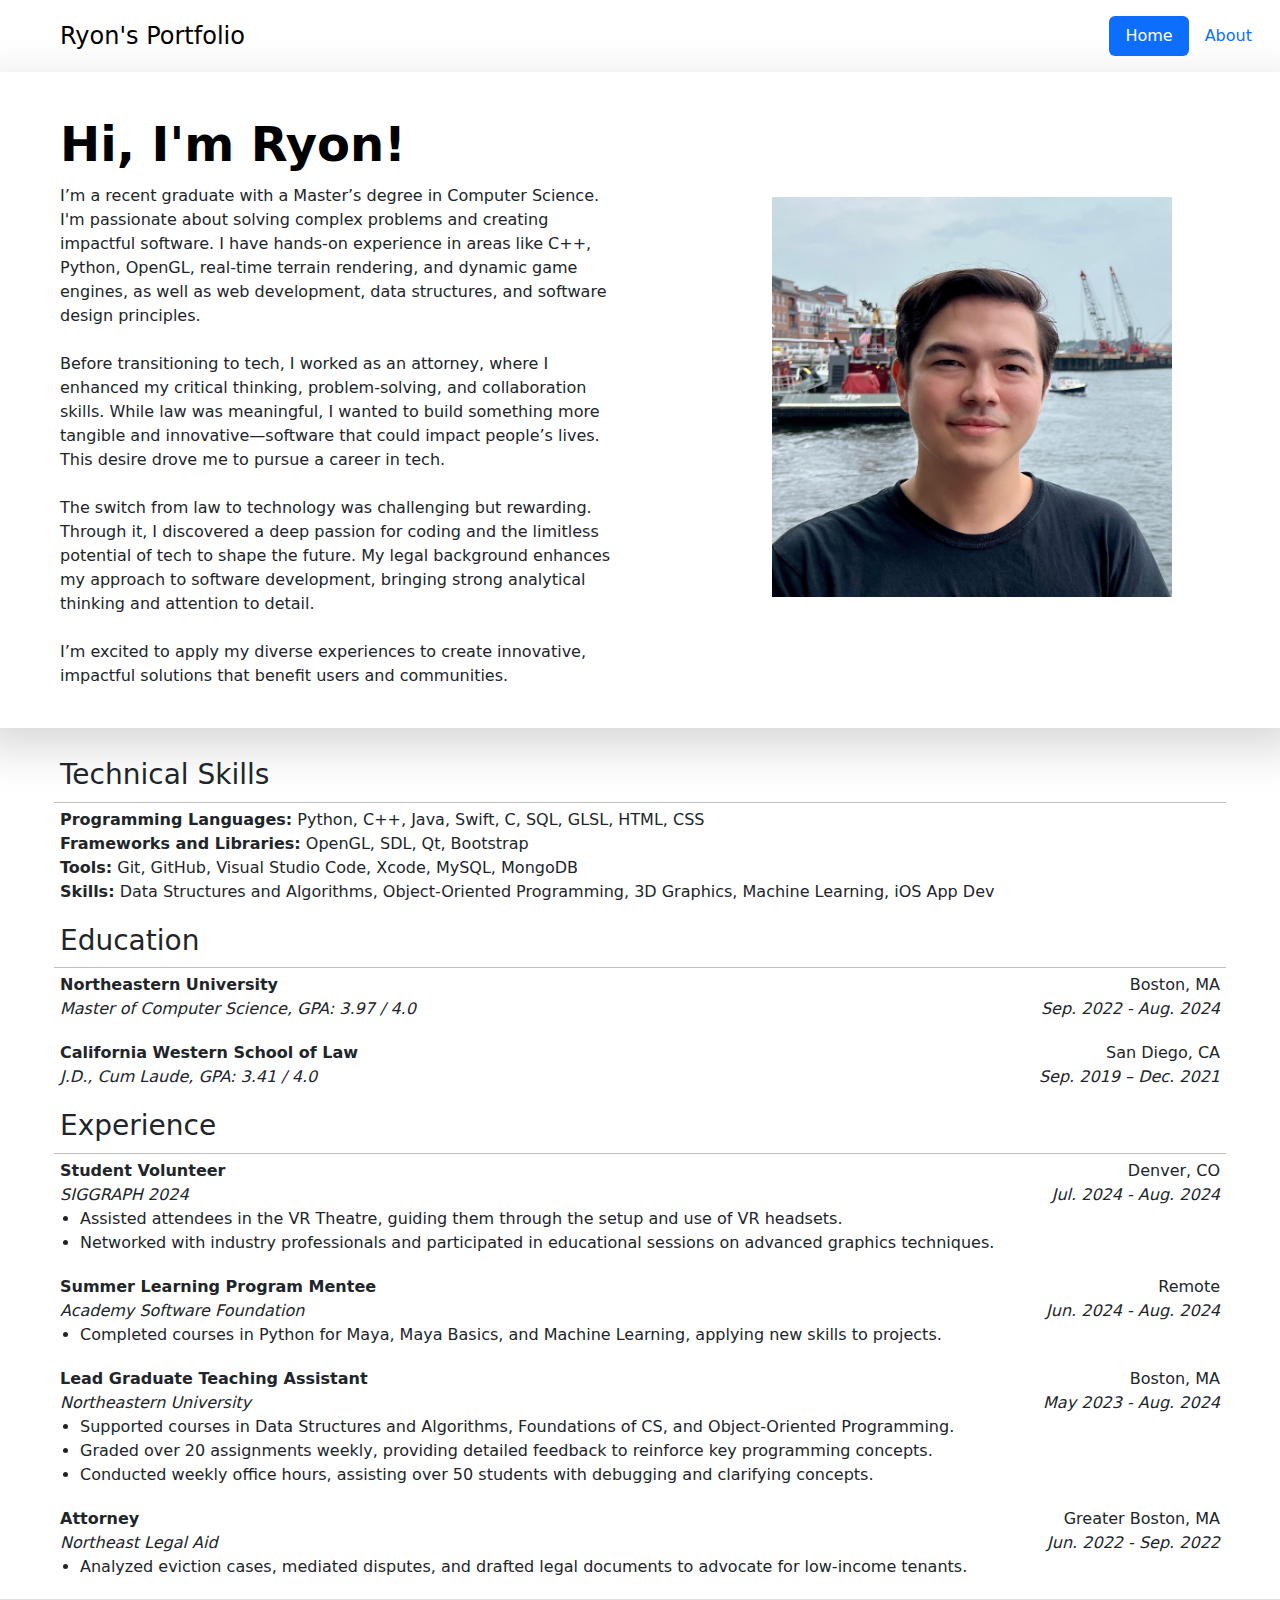
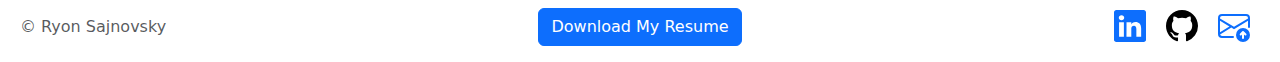
<file: About.html>
<!DOCTYPE html>
<html lang="en">
<head>
    <meta charset="UTF-8">
    <meta name="viewport" content="width=device-width, initial-scale=1.0">
    <title>About Me</title>
    <link rel="stylesheet" href="./CSS/About.css" />
</head>
<body>
    <!-- Header Section -->
    <section class="Header">
        <div class="container-fluid">
            <header class="d-flex flex-wrap align-items-center py-3 mb-5">
            <a href="/" class="d-flex align-items-center mb-3 mb-md-0 me-md-auto link-body-emphasis text-decoration-none">
                <svg class="bi me-2" width="40" height="32"><use xlink:href="#bootstrap"></use></svg>
                <span class="fs-4 style="margin-left: -15px;">Ryon's Portfolio</span>
            </a>
        
            <ul class="nav nav-pills ms-auto">
                <li class="nav-item"><a href="./index.html" class="nav-link active" aria-current="page">Home</a></li>
                <li class="nav-item"><a href="./About.html" class="nav-link">About</a></li>
            </ul>
            </header>
        </div>
    </section>

    <section class="Introduction">
      <div class="row flex-lg-row-reverse align-items-center g-5 py-3 pb-4 pt-0 shadow-lg">
          <div class="col-10 col-sm-8 col-lg-6">
              <img src="./Images/Profile_Photo.jpg" class="d-block mx-lg-auto img-fluid profile-photo" alt="Bootstrap Themes" width="700" height="500" loading="lazy">
          </div>
          <div class="col-lg-6">
              <div class="text-content">
                  <h1 class="display-5 fw-bold text-body-emphasis lh-1 mb-3">Hi, I'm Ryon!</h1>
                  <p class="lead" style="font-size: 16px;">
                      I’m a recent graduate with a Master’s degree in Computer Science. I'm passionate about solving complex problems and creating impactful software. 
                      I have hands-on experience in areas like C++, Python, OpenGL, real-time terrain rendering, and dynamic game engines, as well as web development, 
                      data structures, and software design principles.
                      </br></br>
                      Before transitioning to tech, I worked as an attorney, where I enhanced my critical thinking, problem-solving, and collaboration skills. 
                      While law was meaningful, I wanted to build something more tangible and innovative—software that could impact people’s lives. 
                      This desire drove me to pursue a career in tech. 
                      </br></br>
                      The switch from law to technology was challenging but rewarding. Through it, I discovered a deep passion for coding and the limitless potential 
                      of tech to shape the future. 
                      My legal background enhances my approach to software development, bringing strong analytical thinking and attention to detail.
                      </br></br>
                      I’m excited to apply my diverse experiences to create innovative, impactful solutions that benefit users and communities.
                  </p>
              </div>
          </div>
      </div>
    </section>

    <!-- Technical Skills -->
    <section class="Technical Skills">
      <h3 style="padding-left: 60px; margin-top: 30px;">
        Technical Skills
      </h2>
      <hr class="custom-hr">
      <p style="padding-left: 60px; padding-top: 0px; margin-top: 0px;">
        <span style="font-weight: bold;">Programming Languages:</span> Python, C++, Java, Swift, C, SQL, GLSL, HTML, CSS </br>
        <span style="font-weight: bold;">Frameworks and Libraries:</span> OpenGL, SDL, Qt, Bootstrap </br>
        <span style="font-weight: bold;">Tools:</span> Git, GitHub, Visual Studio Code, Xcode, MySQL, MongoDB </br>
        <span style="font-weight: bold;">Skills:</span> Data Structures and Algorithms, Object-Oriented Programming, 3D Graphics, Machine Learning, iOS App Dev
      </p>
    </section>

    <!-- Education -->
    <section class="Education">
      <h3 style="padding-left: 60px; margin-top: 20px;">
        Education
      </h3>
      <hr class="custom-hr">
      <!-- Northeastern -->
      <div class="education-entry">
        <div class="education-header">
          <span class="education-title">Northeastern University</span>
          <span class="education-location">Boston, MA</span>
        </div>
        <div class="education-header">
          <span class="education-information">Master of Computer Science, GPA: 3.97 / 4.0</span>
          <span class="education-date">Sep. 2022 - Aug. 2024</span>
        </div>
      </div>

      <!-- Cal Western -->
      <div class="education-entry">
        <div class="education-header">
          <span class="education-title">California Western School of Law</span>
          <span class="education-location">San Diego, CA</span>
        </div>
        <div class="education-header">
          <span class="education-information">J.D., Cum Laude, GPA: 3.41 / 4.0</span>
          <span class="education-date">Sep. 2019 – Dec. 2021</span>
        </div>
      </div>

    </section>

    <!-- Experience -->
    <section class="Experience">
      <h3 style="padding-left: 60px; margin-top: 20px;">
        Experience
      </h2>
      <hr class="custom-hr">
      
      <!-- Student Volunteer, SIGGRAPH-->
      <div class="education-entry">
        <div class="education-header">
          <span class="education-title">Student Volunteer</span>
          <span class="education-location">Denver, CO</span>
        </div>
        <div class="education-header">
          <span class="education-information">SIGGRAPH 2024</span>
          <span class="education-date">Jul. 2024 - Aug. 2024</span>
        </div>
        <ul style="padding-left: 80px;">
          <li>
            Assisted attendees in the VR Theatre, guiding them through the setup and use of VR headsets.
          </li>
          <li>
            Networked with industry professionals and participated in educational sessions on advanced graphics techniques.
          </li>
        </ul>
      </div>

      <!-- Mentee, ASWF-->
      <div class="education-entry">
        <div class="education-header">
          <span class="education-title">Summer Learning Program Mentee</span>
          <span class="education-location">Remote</span>
        </div>
        <div class="education-header">
          <span class="education-information">Academy Software Foundation</span>
          <span class="education-date">Jun. 2024 - Aug. 2024</span>
        </div>
        <ul style="padding-left: 80px;">
          <li>
            Completed courses in Python for Maya, Maya Basics, and Machine Learning, applying new skills to projects.
          </li>
        </ul>
      </div>

      <!-- Lead TA, Northeastern-->
      <div class="education-entry">
        <div class="education-header">
          <span class="education-title">Lead Graduate Teaching Assistant</span>
          <span class="education-location">Boston, MA</span>
        </div>
        <div class="education-header">
          <span class="education-information">Northeastern University</span>
          <span class="education-date">May 2023 - Aug. 2024</span>
        </div>
        <ul style="padding-left: 80px;">
          <li>
            Supported courses in Data Structures and Algorithms, Foundations of CS, and Object-Oriented Programming.
          </li>
          <li>
            Graded over 20 assignments weekly, providing detailed feedback to reinforce key programming concepts.
          </li>
          <li>
            Conducted weekly office hours, assisting over 50 students with debugging and clarifying concepts.
          </li>
        </ul>
      </div>

      <!-- Attorney, NLA-->
      <div class="education-entry">
        <div class="education-header">
          <span class="education-title">Attorney</span>
          <span class="education-location">Greater Boston, MA</span>
        </div>
        <div class="education-header">
          <span class="education-information">Northeast Legal Aid</span>
          <span class="education-date">Jun. 2022 - Sep. 2022</span>
        </div>
        <ul style="padding-left: 80px;">
          <li>
            Analyzed eviction cases, mediated disputes, and drafted legal documents to advocate for low-income tenants.
          </li>
        </ul>
      </div>
    </section>

    <section class="Footer">
      <footer class="d-flex flex-wrap justify-content-between align-items-center pt-2 pb-2 my-2 border-top">
        <p class="col-md-4 mb-0 text-body-secondary" style="padding-left: 20px;">© Ryon Sajnovsky</p>
    
        <a class="nav-item btn btn-primary" href="./Files/Resume_Sajnovsky.pdf" download="Resume_Sajnovsky.PDF">Download My Resume</a>
    
        <ul class="nav col-md-4 justify-content-end align-items-center" style="padding-right: 20px;">
          <a href="https://www.linkedin.com/in/ryon-sajnovsky" target="_blank" style="padding-left: 10px; padding-right: 10px;">
            <svg xmlns="http://www.w3.org/2000/svg" width="32" height="32" fill="currentColor" class="bi bi-linkedin" viewBox="0 0 16 16">
              <path d="M0 1.146C0 .513.526 0 1.175 0h13.65C15.474 0 16 .513 16 1.146v13.708c0 .633-.526 1.146-1.175 1.146H1.175C.526 16 0 15.487 0 14.854zm4.943 12.248V6.169H2.542v7.225zm-1.2-8.212c.837 0 1.358-.554 1.358-1.248-.015-.709-.52-1.248-1.342-1.248S2.4 3.226 2.4 3.934c0 .694.521 1.248 1.327 1.248zm4.908 8.212V9.359c0-.216.016-.432.08-.586.173-.431.568-.878 1.232-.878.869 0 1.216.662 1.216 1.634v3.865h2.401V9.25c0-2.22-1.184-3.252-2.764-3.252-1.274 0-1.845.7-2.165 1.193v.025h-.016l.016-.025V6.169h-2.4c.03.678 0 7.225 0 7.225z"/>
            </svg>
          </a>
          <a href="https://www.github.com/RyonCS" target="_blank" style="padding-left: 10px; padding-right: 10px;">
            <svg xmlns="http://www.w3.org/2000/svg" width="32" height="32" fill="black" class="bi bi-github" viewBox="0 0 16 16">
              <path d="M8 0C3.58 0 0 3.58 0 8c0 3.54 2.29 6.53 5.47 7.59.4.07.55-.17.55-.38 0-.19-.01-.82-.01-1.49-2.01.37-2.53-.49-2.69-.94-.09-.23-.48-.94-.82-1.13-.28-.15-.68-.52-.01-.53.63-.01 1.08.58 1.23.82.72 1.21 1.87.87 2.33.66.07-.52.28-.87.51-1.07-1.78-.2-3.64-.89-3.64-3.95 0-.87.31-1.59.82-2.15-.08-.2-.36-1.02.08-2.12 0 0 .67-.21 2.2.82.64-.18 1.32-.27 2-.27s1.36.09 2 .27c1.53-1.04 2.2-.82 2.2-.82.44 1.1.16 1.92.08 2.12.51.56.82 1.27.82 2.15 0 3.07-1.87 3.75-3.65 3.95.29.25.54.73.54 1.48 0 1.07-.01 1.93-.01 2.2 0 .21.15.46.55.38A8.01 8.01 0 0 0 16 8c0-4.42-3.58-8-8-8"/>
            </svg>
          </a>
          <a href="mailto:rsajnovsky@yahoo.com" target="_blank" style="padding-left: 10px; padding-right: 10px;">
            <svg xmlns="http://www.w3.org/2000/svg" width="32" height="32" fill="currentColor" class="bi bi-envelope-arrow-up" viewBox="0 0 16 16">
              <path d="M0 4a2 2 0 0 1 2-2h12a2 2 0 0 1 2 2v4.5a.5.5 0 0 1-1 0V5.383l-7 4.2-1.326-.795-5.64 3.47A1 1 0 0 0 2 13h5.5a.5.5 0 0 1 0 1H2a2 2 0 0 1-2-1.99zm1 7.105 4.708-2.897L1 5.383zM1 4v.217l7 4.2 7-4.2V4a1 1 0 0 0-1-1H2a1 1 0 0 0-1 1"/>
              <path d="M12.5 16a3.5 3.5 0 1 0 0-7 3.5 3.5 0 0 0 0 7m.354-5.354 1.25 1.25a.5.5 0 0 1-.708.708L13 12.207V14a.5.5 0 0 1-1 0v-1.717l-.28.305a.5.5 0 0 1-.737-.676l1.149-1.25a.5.5 0 0 1 .722-.016"/>
            </svg>
          </a>
        </ul>
      </footer>
    </section>
  

    <link href="https://cdn.jsdelivr.net/npm/bootstrap@5.3.3/dist/css/bootstrap.min.css" rel="stylesheet" integrity="sha384-QWTKZyjpPEjISv5WaRU9OFeRpok6YctnYmDr5pNlyT2bRjXh0JMhjY6hW+ALEwIH" crossorigin="anonymous">
    <script src="https://cdn.jsdelivr.net/npm/bootstrap@5.3.3/dist/js/bootstrap.bundle.min.js" integrity="sha384-YvpcrYf0tY3lHB60NNkmXc5s9fDVZLESaAA55NDzOxhy9GkcIdslK1eN7N6jIeHz" crossorigin="anonymous"></script>
</body>
</html>
</file>
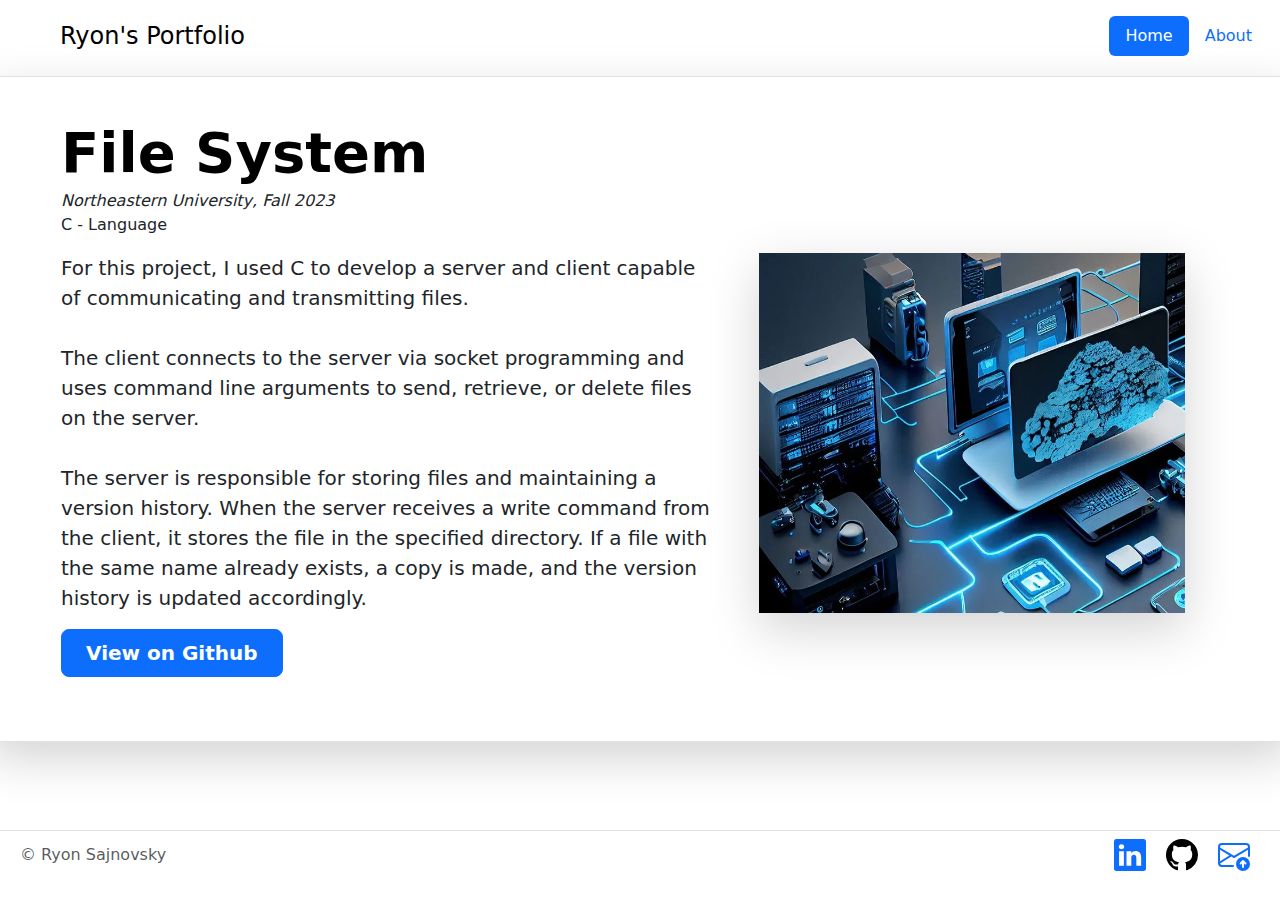
<file: Projects/File System/FileSystem.html>
<!DOCTYPE html>
<html lang="en">
<head>
    <meta charset="UTF-8">
    <meta name="viewport" content="width=device-width, initial-scale=1.0">
    <title>File System</title>
    <link rel="stylesheet" href="../../CSS/style.css" />
</head>
<body>
    <!-- Header Section -->
    <section class="Header">
        <div class="container-fluid">
            <header class="d-flex flex-wrap justify-content-center py-3 mb-1">
            <a href="/" class="d-flex align-items-center mb-3 mb-md-0 me-md-auto link-body-emphasis text-decoration-none">
                <svg class="bi me-2" width="40" height="32"><use xlink:href="#bootstrap"></use></svg>
                <span class="fs-4">Ryon's Portfolio</span>
            </a>
            <ul class="nav nav-pills">
                <li class="nav-item"><a href="../../index.html" class="nav-link active" aria-current="page">Home</a></li>
                <li class="nav-item"><a href="#" class="nav-link">About</a></li>
            </ul>
            </header>
        </div>
    </section>

    <section>
        <div class="row p-4 pb-0 pe-lg-0 pt-lg-5 align-items-center rounded-3 border shadow-lg">
            <div class="col-lg-7 p-3 p-lg-5 pt-lg-0">
              <h1 class="display-4 fw-bold lh-1 text-body-emphasis">File System</h1>
              <span><em>Northeastern University, Fall 2023</em></span><br>
              <p> C - Language</p>
              <p class="lead">For this project, I used C to develop a server and client capable of communicating and transmitting files.
                </br></br>
                The client connects to the server via socket programming and uses command line arguments to send, retrieve, or delete files on the server.
                </br></br>
                The server is responsible for storing files and maintaining a version history. 
                When the server receives a write command from the client, it stores the file in the specified directory. 
                If a file with the same name already exists, a copy is made, and the version history is updated accordingly.</p>
              <div class="d-grid gap-2 d-md-flex justify-content-md-start mb-4 mb-lg-3">
                <button type="button" class="btn btn-primary btn-lg px-4 me-md-2 fw-bold">
                    <a href="https://github.com/RyonCS/File-Version-System" style="color: white; text-decoration: none;" target="_blank">
                        View on Github
                    </a> 
                </button>
              </div>
            </div>
            <div class="col-lg-4 offset-lg p-0 overflow-hidden shadow-lg">
                <img style=" width:640px; height: 360px;" src="./Images/File_System_Cover.webp" />
            </div>
          </div>
    </section>

    <!-- Footer Section -->
    <section class="Footer">
        <footer class="d-flex flex-wrap justify-content-between align-items-center pt-2 pb-2 my-2 border-top">
          <p class="col-md-4 mb-0 text-body-secondary" style="padding-left: 20px;">© Ryon Sajnovsky</p>
        
          <ul class="nav col-md-4 justify-content-end align-items-center" style="padding-right: 20px;">
            <a href="https://www.linkedin.com/in/ryon-sajnovsky" target="_blank" style="padding-left: 10px; padding-right: 10px;">
              <svg xmlns="http://www.w3.org/2000/svg" width="32" height="32" fill="currentColor" class="bi bi-linkedin" viewBox="0 0 16 16">
                <path d="M0 1.146C0 .513.526 0 1.175 0h13.65C15.474 0 16 .513 16 1.146v13.708c0 .633-.526 1.146-1.175 1.146H1.175C.526 16 0 15.487 0 14.854zm4.943 12.248V6.169H2.542v7.225zm-1.2-8.212c.837 0 1.358-.554 1.358-1.248-.015-.709-.52-1.248-1.342-1.248S2.4 3.226 2.4 3.934c0 .694.521 1.248 1.327 1.248zm4.908 8.212V9.359c0-.216.016-.432.08-.586.173-.431.568-.878 1.232-.878.869 0 1.216.662 1.216 1.634v3.865h2.401V9.25c0-2.22-1.184-3.252-2.764-3.252-1.274 0-1.845.7-2.165 1.193v.025h-.016l.016-.025V6.169h-2.4c.03.678 0 7.225 0 7.225z"/>
              </svg>
            </a>
            <a href="https://www.github.com/RyonCS" target="_blank" style="padding-left: 10px; padding-right: 10px;">
              <svg xmlns="http://www.w3.org/2000/svg" width="32" height="32" fill="black" class="bi bi-github" viewBox="0 0 16 16">
                <path d="M8 0C3.58 0 0 3.58 0 8c0 3.54 2.29 6.53 5.47 7.59.4.07.55-.17.55-.38 0-.19-.01-.82-.01-1.49-2.01.37-2.53-.49-2.69-.94-.09-.23-.48-.94-.82-1.13-.28-.15-.68-.52-.01-.53.63-.01 1.08.58 1.23.82.72 1.21 1.87.87 2.33.66.07-.52.28-.87.51-1.07-1.78-.2-3.64-.89-3.64-3.95 0-.87.31-1.59.82-2.15-.08-.2-.36-1.02.08-2.12 0 0 .67-.21 2.2.82.64-.18 1.32-.27 2-.27s1.36.09 2 .27c1.53-1.04 2.2-.82 2.2-.82.44 1.1.16 1.92.08 2.12.51.56.82 1.27.82 2.15 0 3.07-1.87 3.75-3.65 3.95.29.25.54.73.54 1.48 0 1.07-.01 1.93-.01 2.2 0 .21.15.46.55.38A8.01 8.01 0 0 0 16 8c0-4.42-3.58-8-8-8"/>
              </svg>
            </a>
            <a href="mailto:rsajnovsky@yahoo.com" target="_blank" style="padding-left: 10px; padding-right: 10px;">
              <svg xmlns="http://www.w3.org/2000/svg" width="32" height="32" fill="currentColor" class="bi bi-envelope-arrow-up" viewBox="0 0 16 16">
                <path d="M0 4a2 2 0 0 1 2-2h12a2 2 0 0 1 2 2v4.5a.5.5 0 0 1-1 0V5.383l-7 4.2-1.326-.795-5.64 3.47A1 1 0 0 0 2 13h5.5a.5.5 0 0 1 0 1H2a2 2 0 0 1-2-1.99zm1 7.105 4.708-2.897L1 5.383zM1 4v.217l7 4.2 7-4.2V4a1 1 0 0 0-1-1H2a1 1 0 0 0-1 1"/>
                <path d="M12.5 16a3.5 3.5 0 1 0 0-7 3.5 3.5 0 0 0 0 7m.354-5.354 1.25 1.25a.5.5 0 0 1-.708.708L13 12.207V14a.5.5 0 0 1-1 0v-1.717l-.28.305a.5.5 0 0 1-.737-.676l1.149-1.25a.5.5 0 0 1 .722-.016"/>
              </svg>
            </a>
          </ul>
        </footer>
      </section>

    <!-- Bootstrap Functionality -->
    <link href="https://cdn.jsdelivr.net/npm/bootstrap@5.3.3/dist/css/bootstrap.min.css" rel="stylesheet" integrity="sha384-QWTKZyjpPEjISv5WaRU9OFeRpok6YctnYmDr5pNlyT2bRjXh0JMhjY6hW+ALEwIH" crossorigin="anonymous">
    <script src="https://cdn.jsdelivr.net/npm/bootstrap@5.3.3/dist/js/bootstrap.bundle.min.js" integrity="sha384-YvpcrYf0tY3lHB60NNkmXc5s9fDVZLESaAA55NDzOxhy9GkcIdslK1eN7N6jIeHz" crossorigin="anonymous"></script>
</body>
</html>
</file>
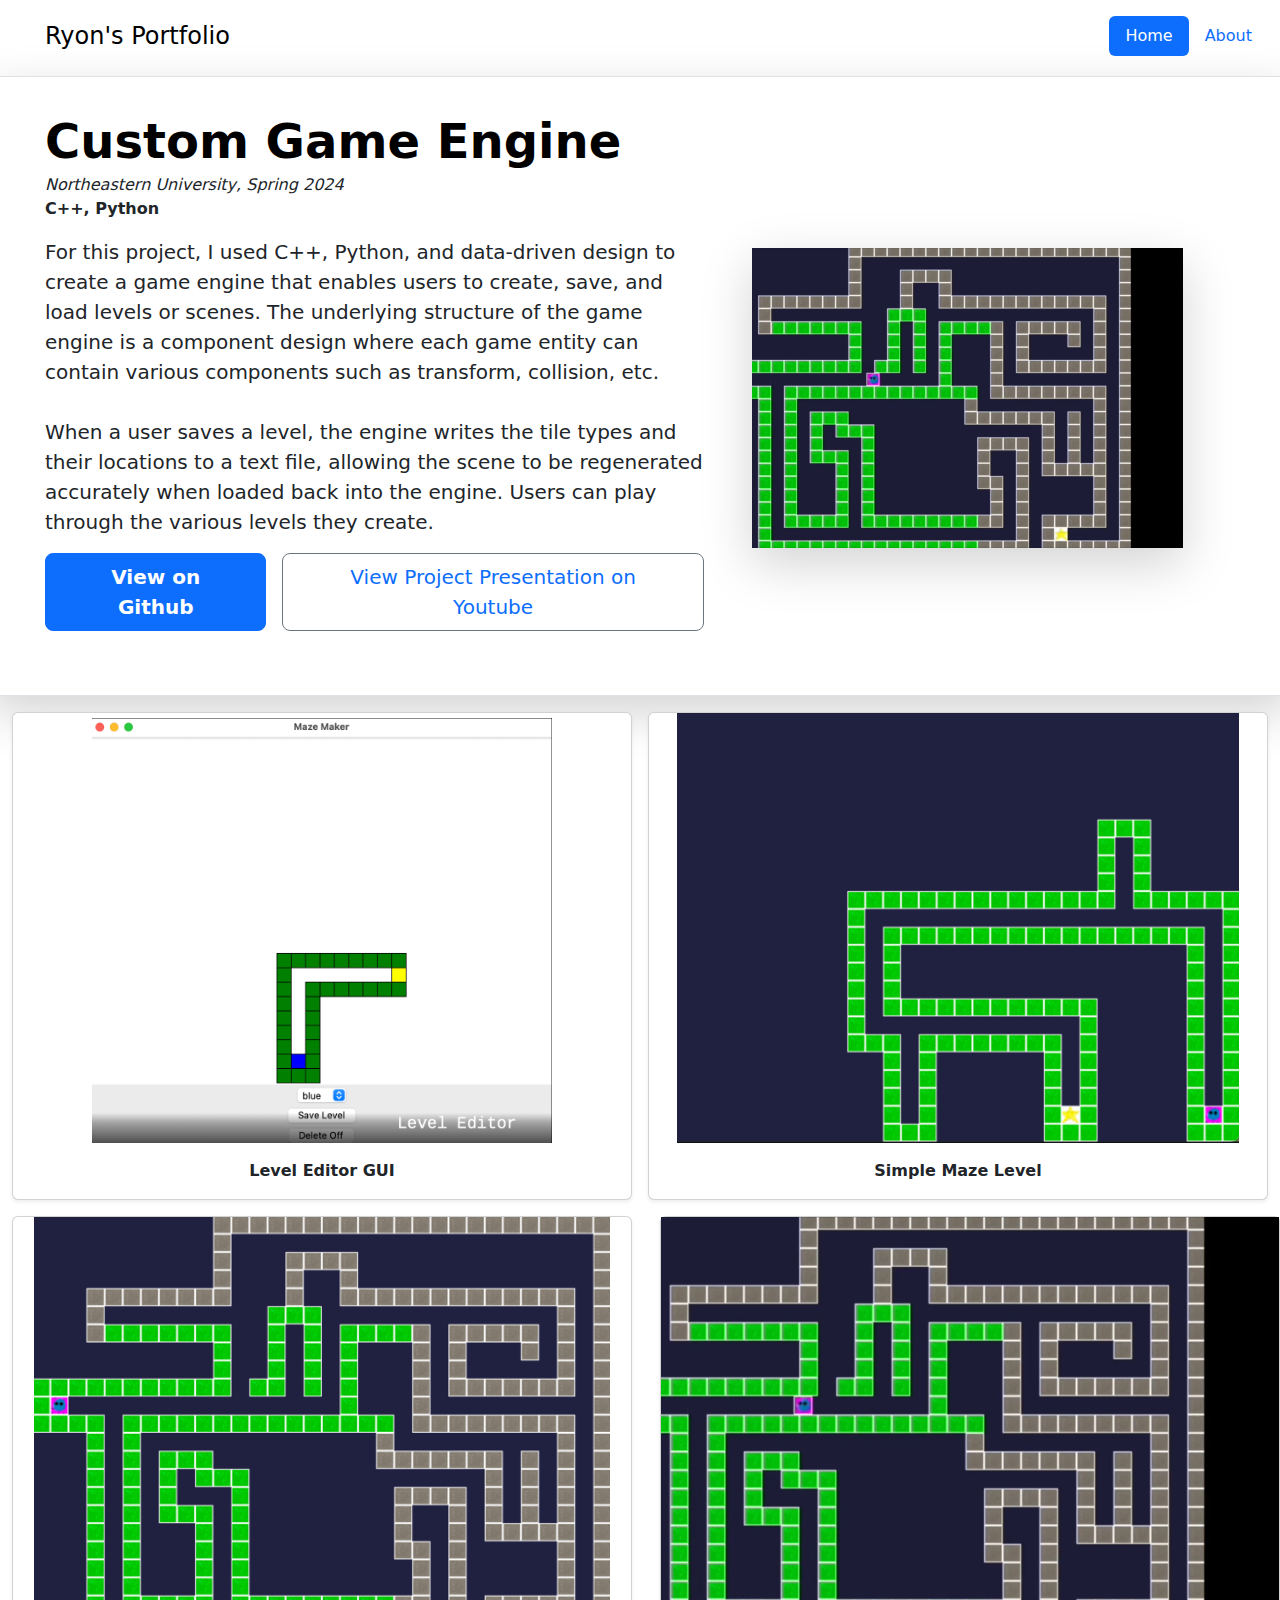
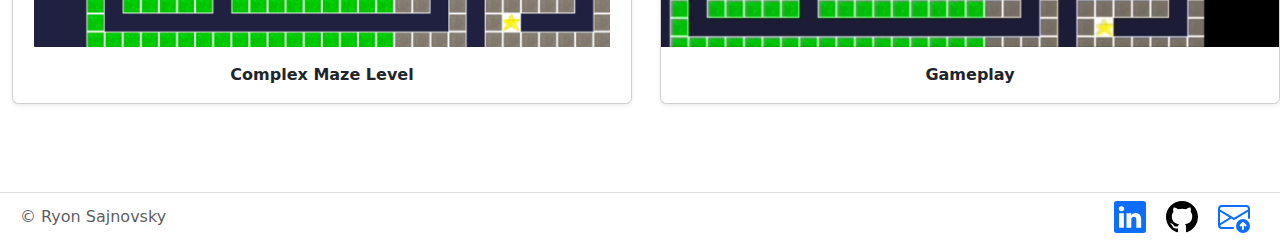
<file: Projects/GameEngine/GameEngine.html>
<!DOCTYPE html>
<html lang="en">
<head>
    <meta charset="UTF-8">
    <meta name="viewport" content="width=device-width, initial-scale=1.0">
    <title>Custom Game Engine</title>
    <link href="https://cdn.jsdelivr.net/npm/bootstrap@5.3.3/dist/css/bootstrap.min.css" rel="stylesheet" integrity="sha384-QWTKZyjpPEjISv5WaRU9OFeRpok6YctnYmDr5pNlyT2bRjXh0JMhjY6hW+ALEwIH" crossorigin="anonymous">
    <link rel="stylesheet" href="../../CSS/style.css" />
    
</head>
<body>
    <!-- Header Section -->
    <section class="Header">
        <div class="container-fluid">
            <header class="d-flex flex-wrap align-items-center py-3 mb-1">
                <a href="/" class="d-flex align-items-center mb-3 mb-md-0 me-md-auto link-body-emphasis text-decoration-none">
                    <svg class="bi me-2" width="40" height="32"><use xlink:href="#bootstrap"></use></svg>
                    <span class="fs-4" style="margin-left: -15px;">Ryon's Portfolio</span> <!-- Adjust margin as needed -->
                </a>
                <ul class="nav nav-pills ms-auto">
                    <li class="nav-item"><a href="../../index.html" class="nav-link active" aria-current="page">Home</a></li>
                    <li class="nav-item"><a href="../../About.html" class="nav-link">About</a></li>
                </ul>
            </header>
        </div>
    </section>

    <section>
        <!-- Project Summary -->
        <div class="row p-2 pb-0 pe-lg-0 pt-lg-4 align-items-center rounded-3 border shadow-lg mb-0 mt-0">
            <div class="col-lg-7 p-3 p-lg-5 pt-lg-3">
              <h1 class="display-5 fw-bold lh-1 text-body-emphasis">Custom Game Engine</h1>
              <p>
                <span><em>Northeastern University, Spring 2024</em></span><br>
                <span><strong>C++, Python</strong></span>
              </p>
              <p class="lead">
                For this project, I used C++, Python, and data-driven design to create a game engine that enables users 
                to create, save, and load levels or scenes. 
                The underlying structure of the game engine is a component design where each game entity can contain various 
                components such as transform, collision, etc.
              </br></br>
              When a user saves a level, the engine writes the tile types and their locations to a text file, allowing the scene 
              to be regenerated accurately when loaded back into the engine. Users can play through the various levels they create.</p>
              <div class="d-grid gap-2 d-md-flex justify-content-md-start mb-4 mb-lg-3">
                <button type="button" class="btn btn-primary btn-lg px-4 me-md-2 fw-bold">
                    <a href="https://github.com/RyonCS/Game-Engine" style="color: white; text-decoration: none;" target="_blank">
                        View on Github
                    </a> 
                </button>
                <button type="button" class="btn btn-outline-secondary btn-lg px-4">
                    <a href="https://www.youtube.com/watch?v=cPN3Nh1vaRk" style="text-decoration: none;" target="_blank">
                        View Project Presentation on Youtube
                    </a>
                </button>
              </div>
            </div>
            <div class="col-lg-4 offset-lg p-0 overflow-hidden shadow-lg">
                <video width="640" height="" autoplay loop muted class="portfolio-page-img">
                    <source src="./Images/Game_Engine_GIF.mov" type="video/mp4">
                    Your browser does not support the video tag.
                </video>
            </div>
          </div>

          <!-- Beginning of Photos-->
          <div class="row row-cols-lg-2 row-cols-md-3 g-3 mt-0 pt-0">
            <!-- Photo 1 -->
            <div class="col" style="padding-left: 20px;">
                <div class="card shadow-sm">
                    <img src="./Images/Engine1.png" class="individual-photo" style="object-fit: contain; padding-top: 5px;">
                    <div class="card-body">
                        <p class="card-text" style="display: block; text-align: center; font-weight: bold;">Level Editor GUI</p>
                    </div>
                </div>
            </div>
            
            <!-- Photo 2 -->
            <div class="col" style="padding-right: 20px;">
                <div class="card shadow-sm">
                    <img src="./Images/Engine2.png" class="individual-photo" style="object-fit: contain;">
                    <div class="card-body">
                        <p class="card-text" style="display: block; text-align: center; font-weight: bold;">Simple Maze Level</p>
                    </div>
                </div>
            </div>
        
            <!-- Photo 3 -->
            <div class="col" style="padding-left: 20px;">
                <div class="card shadow-sm">
                    <img src="./Images/Engine3.png" class="individual-photo" style="object-fit: contain;">
                    <div class="card-body">
                        <p class="card-text" style="display: block; text-align: center; font-weight: bold;">Complex Maze Level</p>
                    </div>
                </div>
            </div>

            <!-- Photo 4 -->
            <div class="col" style="padding-left: 20px;">
                <div class="card shadow-sm">
                    <video autoplay loop muted class="individual-photo">
                        <source src="./Images/Game_Engine_GIF.mov" type="video/mp4">
                        Your browser does not support the video tag.
                    </video>  
                    <div class="card-body">
                        <p class="card-text" style="display: block; text-align: center; font-weight: bold;">Gameplay</p>
                    </div>
                </div>
            </div>
    </section>

    <!-- Footer Section -->
    <section class="Footer">
        <footer class="d-flex flex-wrap justify-content-between align-items-center pt-2 pb-2 my-2 border-top">
          <p class="col-md-4 mb-0 text-body-secondary" style="padding-left: 20px;">© Ryon Sajnovsky</p>
        
          <ul class="nav col-md-4 justify-content-end align-items-center" style="padding-right: 20px;">
            <a href="https://www.linkedin.com/in/ryon-sajnovsky" target="_blank" style="padding-left: 10px; padding-right: 10px;">
              <svg xmlns="http://www.w3.org/2000/svg" width="32" height="32" fill="currentColor" class="bi bi-linkedin" viewBox="0 0 16 16">
                <path d="M0 1.146C0 .513.526 0 1.175 0h13.65C15.474 0 16 .513 16 1.146v13.708c0 .633-.526 1.146-1.175 1.146H1.175C.526 16 0 15.487 0 14.854zm4.943 12.248V6.169H2.542v7.225zm-1.2-8.212c.837 0 1.358-.554 1.358-1.248-.015-.709-.52-1.248-1.342-1.248S2.4 3.226 2.4 3.934c0 .694.521 1.248 1.327 1.248zm4.908 8.212V9.359c0-.216.016-.432.08-.586.173-.431.568-.878 1.232-.878.869 0 1.216.662 1.216 1.634v3.865h2.401V9.25c0-2.22-1.184-3.252-2.764-3.252-1.274 0-1.845.7-2.165 1.193v.025h-.016l.016-.025V6.169h-2.4c.03.678 0 7.225 0 7.225z"/>
              </svg>
            </a>
            <a href="https://www.github.com/RyonCS" target="_blank" style="padding-left: 10px; padding-right: 10px;">
              <svg xmlns="http://www.w3.org/2000/svg" width="32" height="32" fill="black" class="bi bi-github" viewBox="0 0 16 16">
                <path d="M8 0C3.58 0 0 3.58 0 8c0 3.54 2.29 6.53 5.47 7.59.4.07.55-.17.55-.38 0-.19-.01-.82-.01-1.49-2.01.37-2.53-.49-2.69-.94-.09-.23-.48-.94-.82-1.13-.28-.15-.68-.52-.01-.53.63-.01 1.08.58 1.23.82.72 1.21 1.87.87 2.33.66.07-.52.28-.87.51-1.07-1.78-.2-3.64-.89-3.64-3.95 0-.87.31-1.59.82-2.15-.08-.2-.36-1.02.08-2.12 0 0 .67-.21 2.2.82.64-.18 1.32-.27 2-.27s1.36.09 2 .27c1.53-1.04 2.2-.82 2.2-.82.44 1.1.16 1.92.08 2.12.51.56.82 1.27.82 2.15 0 3.07-1.87 3.75-3.65 3.95.29.25.54.73.54 1.48 0 1.07-.01 1.93-.01 2.2 0 .21.15.46.55.38A8.01 8.01 0 0 0 16 8c0-4.42-3.58-8-8-8"/>
              </svg>
            </a>
            <a href="mailto:rsajnovsky@yahoo.com" target="_blank" style="padding-left: 10px; padding-right: 10px;">
              <svg xmlns="http://www.w3.org/2000/svg" width="32" height="32" fill="currentColor" class="bi bi-envelope-arrow-up" viewBox="0 0 16 16">
                <path d="M0 4a2 2 0 0 1 2-2h12a2 2 0 0 1 2 2v4.5a.5.5 0 0 1-1 0V5.383l-7 4.2-1.326-.795-5.64 3.47A1 1 0 0 0 2 13h5.5a.5.5 0 0 1 0 1H2a2 2 0 0 1-2-1.99zm1 7.105 4.708-2.897L1 5.383zM1 4v.217l7 4.2 7-4.2V4a1 1 0 0 0-1-1H2a1 1 0 0 0-1 1"/>
                <path d="M12.5 16a3.5 3.5 0 1 0 0-7 3.5 3.5 0 0 0 0 7m.354-5.354 1.25 1.25a.5.5 0 0 1-.708.708L13 12.207V14a.5.5 0 0 1-1 0v-1.717l-.28.305a.5.5 0 0 1-.737-.676l1.149-1.25a.5.5 0 0 1 .722-.016"/>
              </svg>
            </a>
          </ul>
        </footer>
      </section>

    <!-- Bootstrap Functionality -->
    
    <script src="https://cdn.jsdelivr.net/npm/bootstrap@5.3.3/dist/js/bootstrap.bundle.min.js" integrity="sha384-YvpcrYf0tY3lHB60NNkmXc5s9fDVZLESaAA55NDzOxhy9GkcIdslK1eN7N6jIeHz" crossorigin="anonymous"></script>
</body>
</html>
</file>
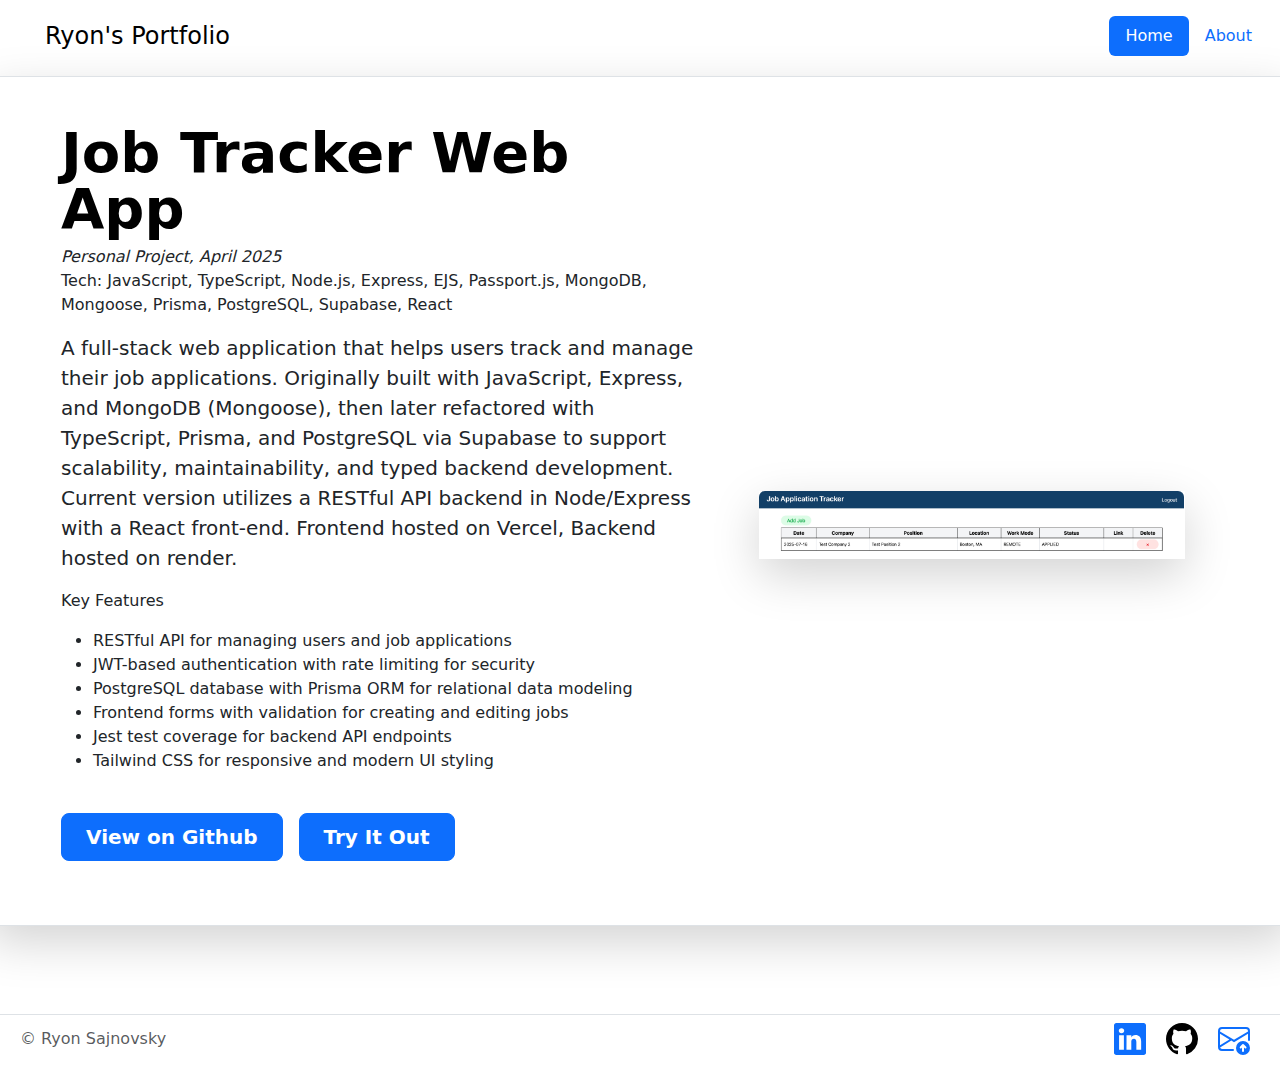
<file: Projects/Job Tracker Web App/JobTracker.html>
<!DOCTYPE html>
<html lang="en">
<head>
    <meta charset="UTF-8">
    <meta name="viewport" content="width=device-width, initial-scale=1.0">
    <title>Job Tracker</title>
    <link rel="stylesheet" href="../../CSS/style.css" />
</head>
<body>
    <!-- Header Section -->
    <section class="Header">
        <div class="container-fluid">
            <header class="d-flex flex-wrap justify-content-center py-3 mb-1">
            <a href="/" class="d-flex align-items-center mb-3 mb-md-0 me-md-auto link-body-emphasis text-decoration-none">
                <svg class="bi me-2" width="40" height="32"><use xlink:href="#bootstrap"></use></svg>
                <span class="fs-4" style="margin-left: -15px;">Ryon's Portfolio</span>
            </a>
            <ul class="nav nav-pills">
                <li class="nav-item"><a href="../../index.html" class="nav-link active" aria-current="page">Home</a></li>
                <li class="nav-item"><a href="../../About.html" class="nav-link">About</a></li>
            </ul>
            </header>
        </div>
    </section>

    <section>
        <div class="row p-4 pb-0 pe-lg-0 pt-lg-5 align-items-center rounded-3 border shadow-lg">
            <div class="col-lg-7 p-3 p-lg-5 pt-lg-0">
              <h1 class="display-4 fw-bold lh-1 text-body-emphasis">Job Tracker Web App</h1>
              <span><em>Personal Project, April 2025</em></span><br>
              <p> Tech: JavaScript, TypeScript, Node.js, Express, EJS, Passport.js, MongoDB, Mongoose, Prisma, PostgreSQL, Supabase, React</p>
              <p class="lead">A full-stack web application that helps users track and manage their job applications. 
                Originally built with JavaScript, Express, and MongoDB (Mongoose), then later refactored with TypeScript, Prisma, 
                and PostgreSQL via Supabase to support scalability, maintainability, and typed backend development. 
                Current version utilizes a RESTful API backend in Node/Express with a React front-end.
                Frontend hosted on Vercel, Backend hosted on render.
                </br>
                <p>Key Features</p>
                <ul>
                  <li>
                    RESTful API for managing users and job applications
                  </li>
                    <li>
                        JWT-based authentication with rate limiting for security
                    </li>
                    <li>
                        PostgreSQL database with Prisma ORM for relational data modeling
                    </li>
                    <li>
                        Frontend forms with validation for creating and editing jobs
                    </li>
                    <li>
                        Jest test coverage for backend API endpoints 
                    </li>
                    <li>
                        Tailwind CSS for responsive and modern UI styling
                    </li>
                </ul>
                </br>
              <div class="d-grid gap-2 d-md-flex justify-content-md-start mb-4 mb-lg-3">
                <button type="button" class="btn btn-primary btn-lg px-4 me-md-2 fw-bold">
                    <a href="https://github.com/RyonCS/job-application-tracker-v2" style="color: white; text-decoration: none;" target="_blank">
                        View on Github
                    </a> 
                </button>
                <button type="button" class="btn btn-primary btn-lg px-4 me-md-2 fw-bold">
                  <a href="https://job-application-tracker-v3.vercel.app" style="color: white; text-decoration: none;" target="_blank">
                    Try It Out
                  </a> 
              </button>
              </div>
            </div>
            <div class="col-lg-4 offset-lg p-0 overflow-hidden shadow-lg">
                <img src="./Images/JobApplicationsPage.png" class="img-fluid rounded" alt="Job Tracker Screenshot" />
            </div>
          </div>
    </section>

    <!-- Footer Section -->
    <section class="Footer">
        <footer class="d-flex flex-wrap justify-content-between align-items-center pt-2 pb-2 my-2 border-top">
          <p class="col-md-4 mb-0 text-body-secondary" style="padding-left: 20px;">© Ryon Sajnovsky</p>
        
          <ul class="nav col-md-4 justify-content-end align-items-center" style="padding-right: 20px;">
            <a href="https://www.linkedin.com/in/ryon-sajnovsky" target="_blank" style="padding-left: 10px; padding-right: 10px;">
              <svg xmlns="http://www.w3.org/2000/svg" width="32" height="32" fill="currentColor" class="bi bi-linkedin" viewBox="0 0 16 16">
                <path d="M0 1.146C0 .513.526 0 1.175 0h13.65C15.474 0 16 .513 16 1.146v13.708c0 .633-.526 1.146-1.175 1.146H1.175C.526 16 0 15.487 0 14.854zm4.943 12.248V6.169H2.542v7.225zm-1.2-8.212c.837 0 1.358-.554 1.358-1.248-.015-.709-.52-1.248-1.342-1.248S2.4 3.226 2.4 3.934c0 .694.521 1.248 1.327 1.248zm4.908 8.212V9.359c0-.216.016-.432.08-.586.173-.431.568-.878 1.232-.878.869 0 1.216.662 1.216 1.634v3.865h2.401V9.25c0-2.22-1.184-3.252-2.764-3.252-1.274 0-1.845.7-2.165 1.193v.025h-.016l.016-.025V6.169h-2.4c.03.678 0 7.225 0 7.225z"/>
              </svg>
            </a>
            <a href="https://www.github.com/RyonCS" target="_blank" style="padding-left: 10px; padding-right: 10px;">
              <svg xmlns="http://www.w3.org/2000/svg" width="32" height="32" fill="black" class="bi bi-github" viewBox="0 0 16 16">
                <path d="M8 0C3.58 0 0 3.58 0 8c0 3.54 2.29 6.53 5.47 7.59.4.07.55-.17.55-.38 0-.19-.01-.82-.01-1.49-2.01.37-2.53-.49-2.69-.94-.09-.23-.48-.94-.82-1.13-.28-.15-.68-.52-.01-.53.63-.01 1.08.58 1.23.82.72 1.21 1.87.87 2.33.66.07-.52.28-.87.51-1.07-1.78-.2-3.64-.89-3.64-3.95 0-.87.31-1.59.82-2.15-.08-.2-.36-1.02.08-2.12 0 0 .67-.21 2.2.82.64-.18 1.32-.27 2-.27s1.36.09 2 .27c1.53-1.04 2.2-.82 2.2-.82.44 1.1.16 1.92.08 2.12.51.56.82 1.27.82 2.15 0 3.07-1.87 3.75-3.65 3.95.29.25.54.73.54 1.48 0 1.07-.01 1.93-.01 2.2 0 .21.15.46.55.38A8.01 8.01 0 0 0 16 8c0-4.42-3.58-8-8-8"/>
              </svg>
            </a>
            <a href="mailto:rsajnovsky@yahoo.com" target="_blank" style="padding-left: 10px; padding-right: 10px;">
              <svg xmlns="http://www.w3.org/2000/svg" width="32" height="32" fill="currentColor" class="bi bi-envelope-arrow-up" viewBox="0 0 16 16">
                <path d="M0 4a2 2 0 0 1 2-2h12a2 2 0 0 1 2 2v4.5a.5.5 0 0 1-1 0V5.383l-7 4.2-1.326-.795-5.64 3.47A1 1 0 0 0 2 13h5.5a.5.5 0 0 1 0 1H2a2 2 0 0 1-2-1.99zm1 7.105 4.708-2.897L1 5.383zM1 4v.217l7 4.2 7-4.2V4a1 1 0 0 0-1-1H2a1 1 0 0 0-1 1"/>
                <path d="M12.5 16a3.5 3.5 0 1 0 0-7 3.5 3.5 0 0 0 0 7m.354-5.354 1.25 1.25a.5.5 0 0 1-.708.708L13 12.207V14a.5.5 0 0 1-1 0v-1.717l-.28.305a.5.5 0 0 1-.737-.676l1.149-1.25a.5.5 0 0 1 .722-.016"/>
              </svg>
            </a>
          </ul>
        </footer>
      </section>

    <!-- Bootstrap Functionality -->
    <link href="https://cdn.jsdelivr.net/npm/bootstrap@5.3.3/dist/css/bootstrap.min.css" rel="stylesheet" integrity="sha384-QWTKZyjpPEjISv5WaRU9OFeRpok6YctnYmDr5pNlyT2bRjXh0JMhjY6hW+ALEwIH" crossorigin="anonymous">
    <script src="https://cdn.jsdelivr.net/npm/bootstrap@5.3.3/dist/js/bootstrap.bundle.min.js" integrity="sha384-YvpcrYf0tY3lHB60NNkmXc5s9fDVZLESaAA55NDzOxhy9GkcIdslK1eN7N6jIeHz" crossorigin="anonymous"></script>

    <!-- 100% privacy-first analytics -->
    <script async defer src="https://scripts.simpleanalyticscdn.com/latest.js"></script>
    <noscript><img src="https://queue.simpleanalyticscdn.com/noscript.gif" alt="" referrerpolicy="no-referrer-when-downgrade" /></noscript>
</body>
</html>
</file>
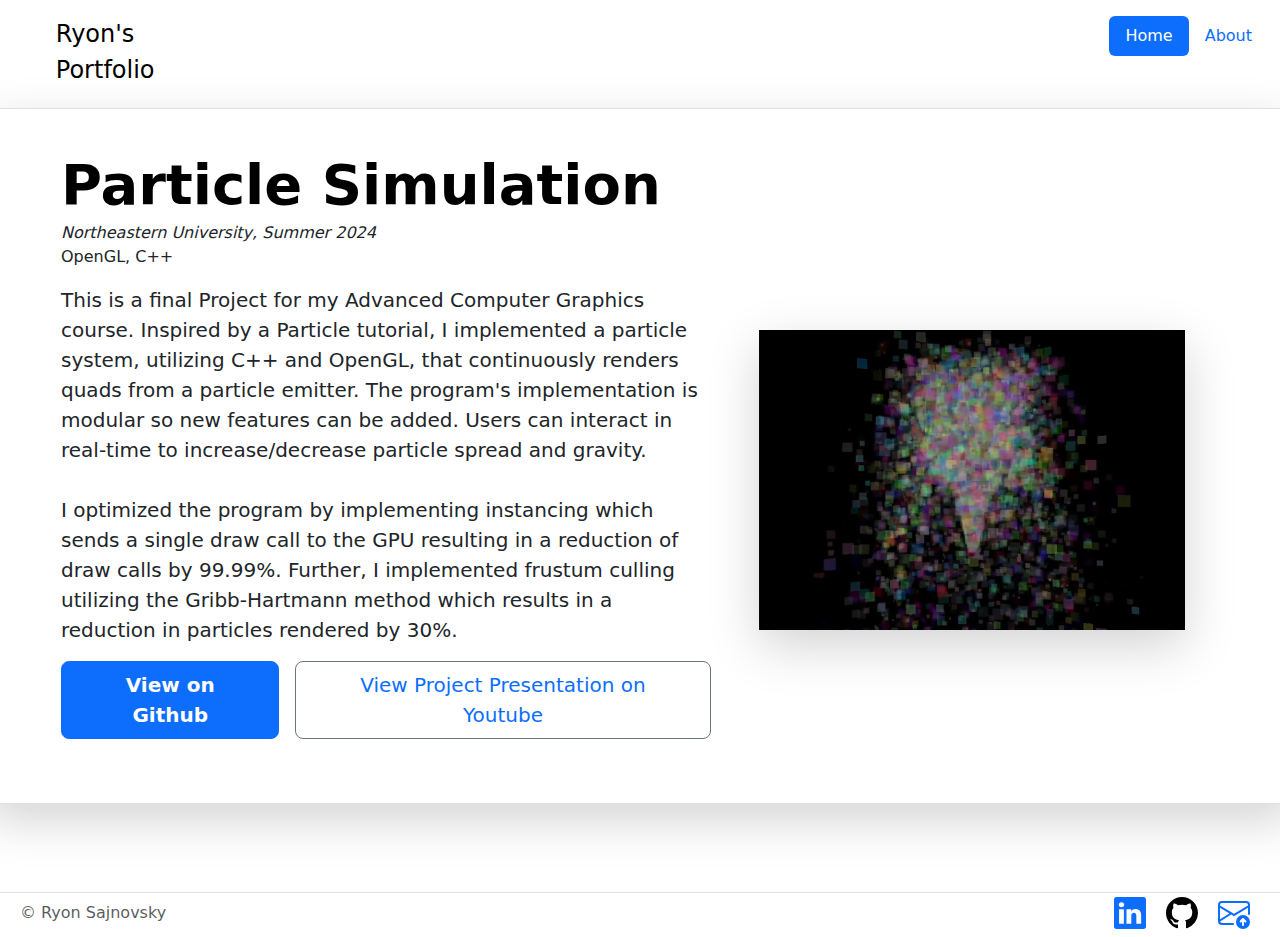
<file: Projects/ParticleEmitter/ParticleEmitter.html>
<!DOCTYPE html>
<html lang="en">
<head>
    <meta charset="UTF-8">
    <meta name="viewport" content="width=device-width, initial-scale=1.0">
    <title>Particle Emitter</title>
    <link rel="stylesheet" href="../../CSS/style.css" />
</head>
<body>
    <!-- Header Section -->
    <section class="Header">
        <div class="container-fluid">
            <header class="d-flex flex-wrap justify-content-center py-3 mb-1">
            <a href="/" class="d-flex align-items-center mb-3 mb-md-0 me-md-auto col-sm-2 link-body-emphasis text-decoration-none">
                <svg class="bi me-2" width="40" height="32"><use xlink:href="#bootstrap"></use></svg>
                <span class="fs-4">Ryon's Portfolio</span>
            </a>
            <ul class="nav nav-pills">
                <li class="nav-item"><a href="../../index.html" class="nav-link active" aria-current="page">Home</a></li>
                <li class="nav-item"><a href="../../About.html" class="nav-link">About</a></li>
            </ul>
            </header>
        </div>
    </section>

    <section>
        <div class="row p-4 pb-0 pe-lg-0 pt-lg-5 align-items-center rounded-3 border shadow-lg">
            <div class="col-lg-7 p-3 p-lg-5 pt-lg-0">
              <h1 class="display-4 fw-bold lh-1 text-body-emphasis">Particle Simulation</h1>
              <span><em>Northeastern University, Summer 2024</em></span><br>
              <p> OpenGL, C++</p>
              <p class="lead">This is a final Project for my Advanced Computer Graphics course. Inspired by a Particle tutorial, 
                I implemented a particle system, utilizing C++ and OpenGL, that continuously renders quads from a particle emitter. 
                The program's implementation is modular so new features can be added. Users can interact in real-time to increase/decrease particle spread and gravity.
                <br/> <br/>
                I optimized the program by implementing instancing which sends a single draw call to the GPU resulting in a reduction of draw calls by 99.99%. 
                Further, I implemented frustum culling utilizing the Gribb-Hartmann method which results in a reduction in particles rendered by 30%.</p>
              <div class="d-grid gap-2 d-md-flex justify-content-md-start mb-4 mb-lg-3">
                <button type="button" class="btn btn-primary btn-lg px-4 me-md-2 fw-bold">
                    <a href="https://github.com/RyonCS/ParticleSystem" style="color: white; text-decoration: none;" target="_blank">
                        View on Github
                    </a> 
                </button>
                <button type="button" class="btn btn-outline-secondary btn-lg px-4">
                    <a href="https://www.youtube.com/watch?v=ZafiFYBXvXM&t=6s" style="text-decoration: none;" target="_blank">
                        View Project Presentation on Youtube
                    </a>
                </button>
              </div>
            </div>
            <div class="col-lg-4 offset-lg p-0 overflow-hidden shadow-lg">
                <video width="640" height="360" autoplay loop muted class="portfolio-page-img">
                        <source src="../ParticleEmitter/Images/Particle_System_Cover_Gif.mov" type="video/mp4">
                        Your browser does not support the video tag.
                </video>
            </div>
          </div>
    </section>

    <!-- Footer Section -->
    <section class="Footer">
        <footer class="d-flex flex-wrap justify-content-between align-items-center pt-1 pb-0 my-2 border-top">
          <p class="col-md-4 mb-0 text-body-secondary" style="padding-left: 20px;">© Ryon Sajnovsky</p>
        
          <ul class="nav col-md-4 justify-content-end align-items-center" style="padding-right: 20px;">
            <a href="https://www.linkedin.com/in/ryon-sajnovsky" target="_blank" style="padding-left: 10px; padding-right: 10px;">
              <svg xmlns="http://www.w3.org/2000/svg" width="32" height="32" fill="currentColor" class="bi bi-linkedin" viewBox="0 0 16 16">
                <path d="M0 1.146C0 .513.526 0 1.175 0h13.65C15.474 0 16 .513 16 1.146v13.708c0 .633-.526 1.146-1.175 1.146H1.175C.526 16 0 15.487 0 14.854zm4.943 12.248V6.169H2.542v7.225zm-1.2-8.212c.837 0 1.358-.554 1.358-1.248-.015-.709-.52-1.248-1.342-1.248S2.4 3.226 2.4 3.934c0 .694.521 1.248 1.327 1.248zm4.908 8.212V9.359c0-.216.016-.432.08-.586.173-.431.568-.878 1.232-.878.869 0 1.216.662 1.216 1.634v3.865h2.401V9.25c0-2.22-1.184-3.252-2.764-3.252-1.274 0-1.845.7-2.165 1.193v.025h-.016l.016-.025V6.169h-2.4c.03.678 0 7.225 0 7.225z"/>
              </svg>
            </a>
            <a href="https://www.github.com/RyonCS" target="_blank" style="padding-left: 10px; padding-right: 10px;">
              <svg xmlns="http://www.w3.org/2000/svg" width="32" height="32" fill="black" class="bi bi-github" viewBox="0 0 16 16">
                <path d="M8 0C3.58 0 0 3.58 0 8c0 3.54 2.29 6.53 5.47 7.59.4.07.55-.17.55-.38 0-.19-.01-.82-.01-1.49-2.01.37-2.53-.49-2.69-.94-.09-.23-.48-.94-.82-1.13-.28-.15-.68-.52-.01-.53.63-.01 1.08.58 1.23.82.72 1.21 1.87.87 2.33.66.07-.52.28-.87.51-1.07-1.78-.2-3.64-.89-3.64-3.95 0-.87.31-1.59.82-2.15-.08-.2-.36-1.02.08-2.12 0 0 .67-.21 2.2.82.64-.18 1.32-.27 2-.27s1.36.09 2 .27c1.53-1.04 2.2-.82 2.2-.82.44 1.1.16 1.92.08 2.12.51.56.82 1.27.82 2.15 0 3.07-1.87 3.75-3.65 3.95.29.25.54.73.54 1.48 0 1.07-.01 1.93-.01 2.2 0 .21.15.46.55.38A8.01 8.01 0 0 0 16 8c0-4.42-3.58-8-8-8"/>
              </svg>
            </a>
            <a href="mailto:rsajnovsky@yahoo.com" target="_blank" style="padding-left: 10px; padding-right: 10px;">
              <svg xmlns="http://www.w3.org/2000/svg" width="32" height="32" fill="currentColor" class="bi bi-envelope-arrow-up" viewBox="0 0 16 16">
                <path d="M0 4a2 2 0 0 1 2-2h12a2 2 0 0 1 2 2v4.5a.5.5 0 0 1-1 0V5.383l-7 4.2-1.326-.795-5.64 3.47A1 1 0 0 0 2 13h5.5a.5.5 0 0 1 0 1H2a2 2 0 0 1-2-1.99zm1 7.105 4.708-2.897L1 5.383zM1 4v.217l7 4.2 7-4.2V4a1 1 0 0 0-1-1H2a1 1 0 0 0-1 1"/>
                <path d="M12.5 16a3.5 3.5 0 1 0 0-7 3.5 3.5 0 0 0 0 7m.354-5.354 1.25 1.25a.5.5 0 0 1-.708.708L13 12.207V14a.5.5 0 0 1-1 0v-1.717l-.28.305a.5.5 0 0 1-.737-.676l1.149-1.25a.5.5 0 0 1 .722-.016"/>
              </svg>
            </a>
          </ul>
        </footer>
      </section>

    <!-- Bootstrap Functionality -->
    <link href="https://cdn.jsdelivr.net/npm/bootstrap@5.3.3/dist/css/bootstrap.min.css" rel="stylesheet" integrity="sha384-QWTKZyjpPEjISv5WaRU9OFeRpok6YctnYmDr5pNlyT2bRjXh0JMhjY6hW+ALEwIH" crossorigin="anonymous">
    <script src="https://cdn.jsdelivr.net/npm/bootstrap@5.3.3/dist/js/bootstrap.bundle.min.js" integrity="sha384-YvpcrYf0tY3lHB60NNkmXc5s9fDVZLESaAA55NDzOxhy9GkcIdslK1eN7N6jIeHz" crossorigin="anonymous"></script>
</body>
</html>
</file>
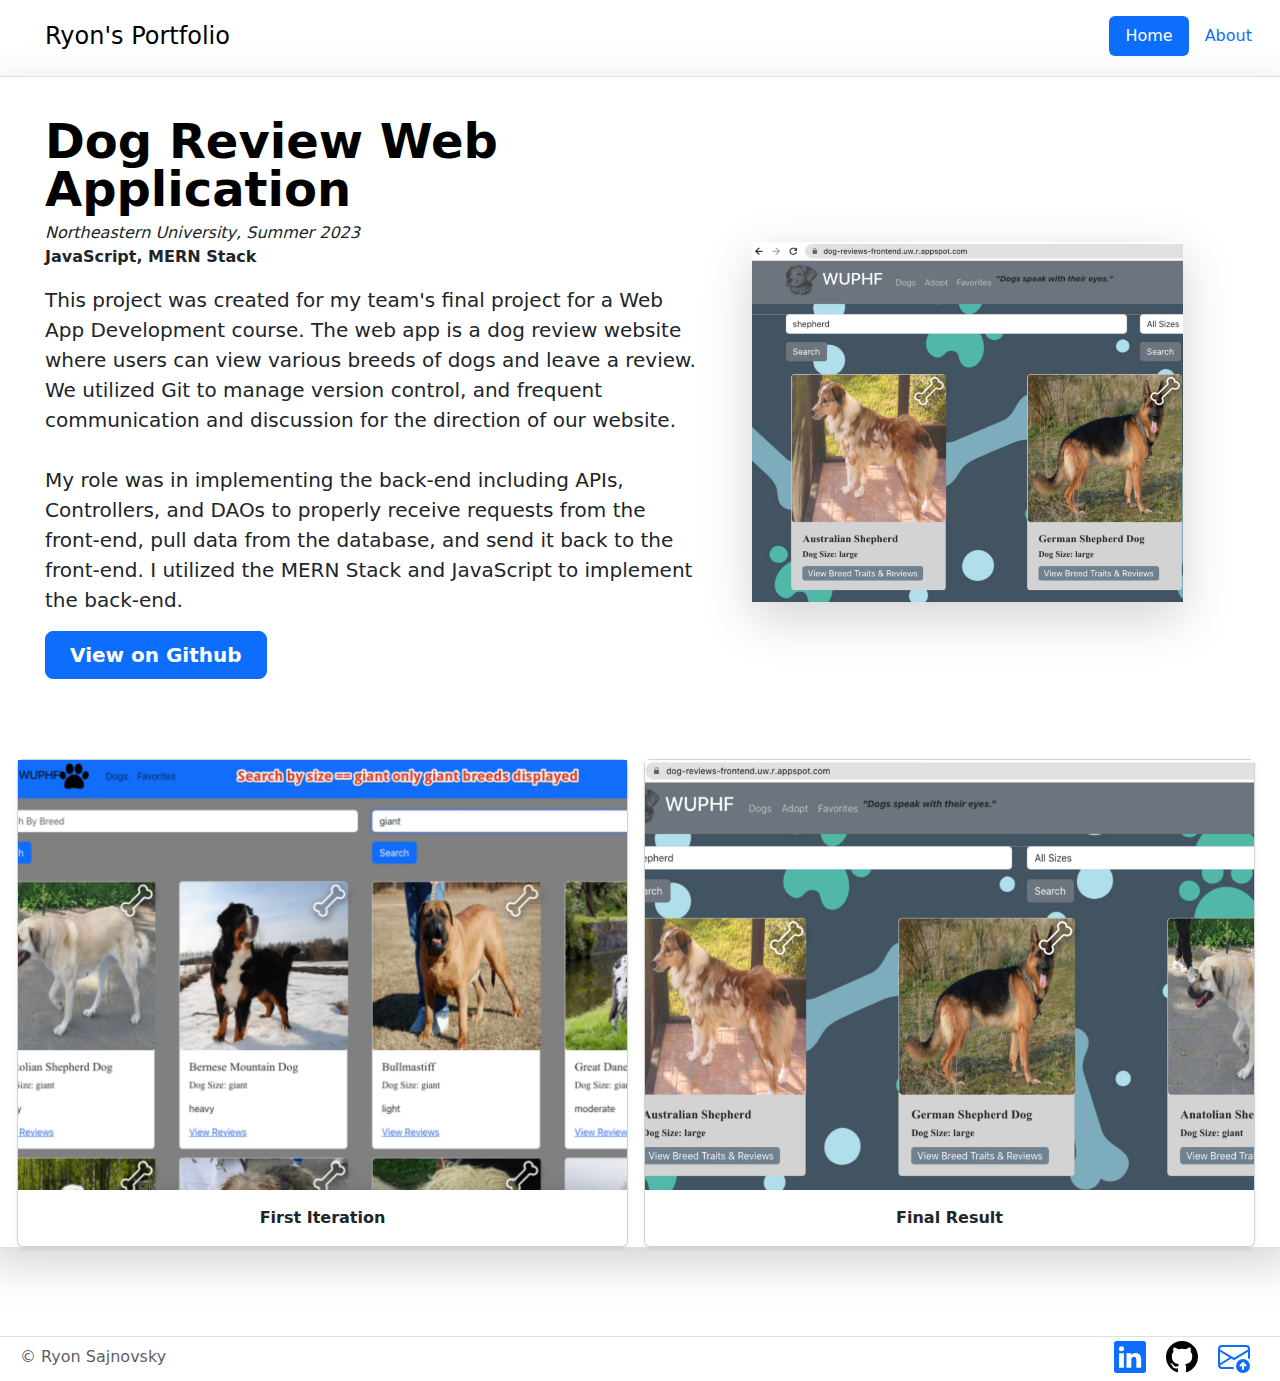
<file: Projects/Web App/WebApp.html>
<!DOCTYPE html>
<html lang="en">
<head>
    <meta charset="UTF-8">
    <meta name="viewport" content="width=device-width, initial-scale=1.0">
    <title>Terrain Renderer</title>
    <link href="https://cdn.jsdelivr.net/npm/bootstrap@5.3.3/dist/css/bootstrap.min.css" rel="stylesheet" integrity="sha384-QWTKZyjpPEjISv5WaRU9OFeRpok6YctnYmDr5pNlyT2bRjXh0JMhjY6hW+ALEwIH" crossorigin="anonymous">
    <link rel="stylesheet" href="../../CSS/style.css" />
    
</head>
<body>
    <!-- Header Section -->
    <section class="Header">
        <div class="container-fluid">
            <header class="d-flex flex-wrap align-items-center py-3 mb-1">
                <a href="/" class="d-flex align-items-center mb-3 mb-md-0 me-md-auto link-body-emphasis text-decoration-none">
                    <svg class="bi me-2" width="40" height="32"><use xlink:href="#bootstrap"></use></svg>
                    <span class="fs-4" style="margin-left: -15px;">Ryon's Portfolio</span> <!-- Adjust margin as needed -->
                </a>
                <ul class="nav nav-pills ms-auto">
                    <li class="nav-item"><a href="../../index.html" class="nav-link active" aria-current="page">Home</a></li>
                    <li class="nav-item"><a href="#" class="nav-link">About</a></li>
                </ul>
            </header>
        </div>
    </section>

    <section>
        <!-- Project Summary -->
        <div class="row p-2 pb-0 pe-lg-0 pt-lg-4 align-items-center rounded-3 border shadow-lg mb-0 mt-0">
            <div class="col-lg-7 p-3 p-lg-5 pt-lg-3">
              <h1 class="display-5 fw-bold lh-1 text-body-emphasis">Dog Review Web Application</h1>
              <p>
                <span><em>Northeastern University, Summer 2023</em></span><br>
                <span><strong>JavaScript, MERN Stack</strong></span>
              </p>
              <p class="lead">
                This project was created for my team's final project for a Web App Development course. 
                The web app is a dog review website where users can view various breeds of dogs and leave a review. 
                We utilized Git to manage version control, and frequent communication and discussion for the direction of our website.
                </br></br>
                My role was in implementing the back-end including APIs, Controllers, and DAOs to properly receive requests from the front-end, 
                pull data from the database, and send it back to the front-end. I utilized the MERN Stack and JavaScript to implement the back-end.
              </p>
              <div class="d-grid gap-2 d-md-flex justify-content-md-start mb-4 mb-lg-3">
                <button type="button" class="btn btn-primary btn-lg px-4 me-md-2 fw-bold">
                    <a href="https://github.com/RyonCS/WebApp" style="color: white; text-decoration: none;" target="_blank">
                        View on Github
                    </a> 
                </button>
              </div>
            </div>
            <div class="col-lg-4 offset-lg p-0 overflow-hidden shadow-lg">
                <img width="640" height="360" src="./Images/Web_App_Cover.png" 
            </div>
          </div>

          <!-- Beginning of Photos-->
          <div class="row row-cols-lg-2 row-cols-md-3 g-3 mt-0 pt-0">
            <!-- Photo 1 -->
            <div class="col" style="padding-left: 20px;">
                <div class="card shadow-sm">
                    <img src="./Images/First_Iteration.png" class="individual-photo">
                    <div class="card-body">
                        <p class="card-text" style="display: block; text-align: center; font-weight: bold;">First Iteration</p>
                    </div>
                </div>
            </div>
            
            <!-- Photo 2 -->
            <div class="col" style="padding-right: 20px;">
                <div class="card shadow-sm">
                    <img src="./Images/Web_App_Cover.png" class="individual-photo">
                    <div class="card-body">
                        <p class="card-text" style="display: block; text-align: center; font-weight: bold;">Final Result</p>
                    </div>
                </div>
            </div>
    </section>

    <!-- Footer Section -->
    <section class="Footer">
        <footer class="d-flex flex-wrap justify-content-between align-items-center pt-1 pb-0 my-2 border-top">
          <p class="col-md-4 mb-0 text-body-secondary" style="padding-left: 20px;">© Ryon Sajnovsky</p>
        
          <ul class="nav col-md-4 justify-content-end align-items-center" style="padding-right: 20px;">
            <a href="https://www.linkedin.com/in/ryon-sajnovsky" target="_blank" style="padding-left: 10px; padding-right: 10px;">
              <svg xmlns="http://www.w3.org/2000/svg" width="32" height="32" fill="currentColor" class="bi bi-linkedin" viewBox="0 0 16 16">
                <path d="M0 1.146C0 .513.526 0 1.175 0h13.65C15.474 0 16 .513 16 1.146v13.708c0 .633-.526 1.146-1.175 1.146H1.175C.526 16 0 15.487 0 14.854zm4.943 12.248V6.169H2.542v7.225zm-1.2-8.212c.837 0 1.358-.554 1.358-1.248-.015-.709-.52-1.248-1.342-1.248S2.4 3.226 2.4 3.934c0 .694.521 1.248 1.327 1.248zm4.908 8.212V9.359c0-.216.016-.432.08-.586.173-.431.568-.878 1.232-.878.869 0 1.216.662 1.216 1.634v3.865h2.401V9.25c0-2.22-1.184-3.252-2.764-3.252-1.274 0-1.845.7-2.165 1.193v.025h-.016l.016-.025V6.169h-2.4c.03.678 0 7.225 0 7.225z"/>
              </svg>
            </a>
            <a href="https://www.github.com/RyonCS" target="_blank" style="padding-left: 10px; padding-right: 10px;">
              <svg xmlns="http://www.w3.org/2000/svg" width="32" height="32" fill="black" class="bi bi-github" viewBox="0 0 16 16">
                <path d="M8 0C3.58 0 0 3.58 0 8c0 3.54 2.29 6.53 5.47 7.59.4.07.55-.17.55-.38 0-.19-.01-.82-.01-1.49-2.01.37-2.53-.49-2.69-.94-.09-.23-.48-.94-.82-1.13-.28-.15-.68-.52-.01-.53.63-.01 1.08.58 1.23.82.72 1.21 1.87.87 2.33.66.07-.52.28-.87.51-1.07-1.78-.2-3.64-.89-3.64-3.95 0-.87.31-1.59.82-2.15-.08-.2-.36-1.02.08-2.12 0 0 .67-.21 2.2.82.64-.18 1.32-.27 2-.27s1.36.09 2 .27c1.53-1.04 2.2-.82 2.2-.82.44 1.1.16 1.92.08 2.12.51.56.82 1.27.82 2.15 0 3.07-1.87 3.75-3.65 3.95.29.25.54.73.54 1.48 0 1.07-.01 1.93-.01 2.2 0 .21.15.46.55.38A8.01 8.01 0 0 0 16 8c0-4.42-3.58-8-8-8"/>
              </svg>
            </a>
            <a href="mailto:rsajnovsky@yahoo.com" target="_blank" style="padding-left: 10px; padding-right: 10px;">
              <svg xmlns="http://www.w3.org/2000/svg" width="32" height="32" fill="currentColor" class="bi bi-envelope-arrow-up" viewBox="0 0 16 16">
                <path d="M0 4a2 2 0 0 1 2-2h12a2 2 0 0 1 2 2v4.5a.5.5 0 0 1-1 0V5.383l-7 4.2-1.326-.795-5.64 3.47A1 1 0 0 0 2 13h5.5a.5.5 0 0 1 0 1H2a2 2 0 0 1-2-1.99zm1 7.105 4.708-2.897L1 5.383zM1 4v.217l7 4.2 7-4.2V4a1 1 0 0 0-1-1H2a1 1 0 0 0-1 1"/>
                <path d="M12.5 16a3.5 3.5 0 1 0 0-7 3.5 3.5 0 0 0 0 7m.354-5.354 1.25 1.25a.5.5 0 0 1-.708.708L13 12.207V14a.5.5 0 0 1-1 0v-1.717l-.28.305a.5.5 0 0 1-.737-.676l1.149-1.25a.5.5 0 0 1 .722-.016"/>
              </svg>
            </a>
          </ul>
        </footer>
      </section>

    <!-- Bootstrap Functionality -->
    <script src="https://cdn.jsdelivr.net/npm/bootstrap@5.3.3/dist/js/bootstrap.bundle.min.js" integrity="sha384-YvpcrYf0tY3lHB60NNkmXc5s9fDVZLESaAA55NDzOxhy9GkcIdslK1eN7N6jIeHz" crossorigin="anonymous"></script>
</body>
</html>
</file>
<file: CSS/About.css>
.profile-photo {
    width: 400px;
    height: 400px;
    margin-left: 200px;
    margin-bottom: 30px;
}

.text-content {
    padding-left: 60px;
}

@media (max-width: 992px) {
    .text-content {
        padding-left: 0;
    }
}

.custom-hr {
    width: 91.5%; 
    margin: 0 auto; 
    border: 0;
    border-top: 1px solid black; 
    margin-top: 10px; 
    margin-bottom: 5px; 
}

.education-entry {
    margin-bottom: 20px; 
}

.education-header {
    display: flex;
    justify-content: space-between;
    padding-left: 60px;
    padding-right: 60px;
}

.education-title {
    font-weight: bold;
}

.education-location {
    text-align: right;
}

.education-date {
    text-align: right;
    font-style: italic;
}

.education-information {
    padding-right: 60px;
    margin-top: 0px;
    font-style: italic;
}

ul.nav a svg {
    vertical-align: middle;
    display: inline-block;
    margin-top: -2px;
}
</file>
<file: CSS/style.css>
.portfolio-card-img {
    width: 100%;
    height: 200px;
    object-fit: cover;
}

.portfolio-page-img {
    width: 100%;
    height: 300px;
    display: block;
    object-fit: cover;
}

.individual-photo {
    width: 100%;
    height: 430px;
    object-fit: cover;
    display: block;
}

.btn {
    transition: background-color 0.3s, color 0.3s;
}

html, body {
    margin: 0;
  }
  
  .Footer {
    display: flex;
    flex-direction: column;
    justify-content: flex-end;
    margin-top: 5px;
    padding-top: 75px;
  }
  
  footer {
    width: 100%;
    padding: 1rem 0;
  }
</file>
